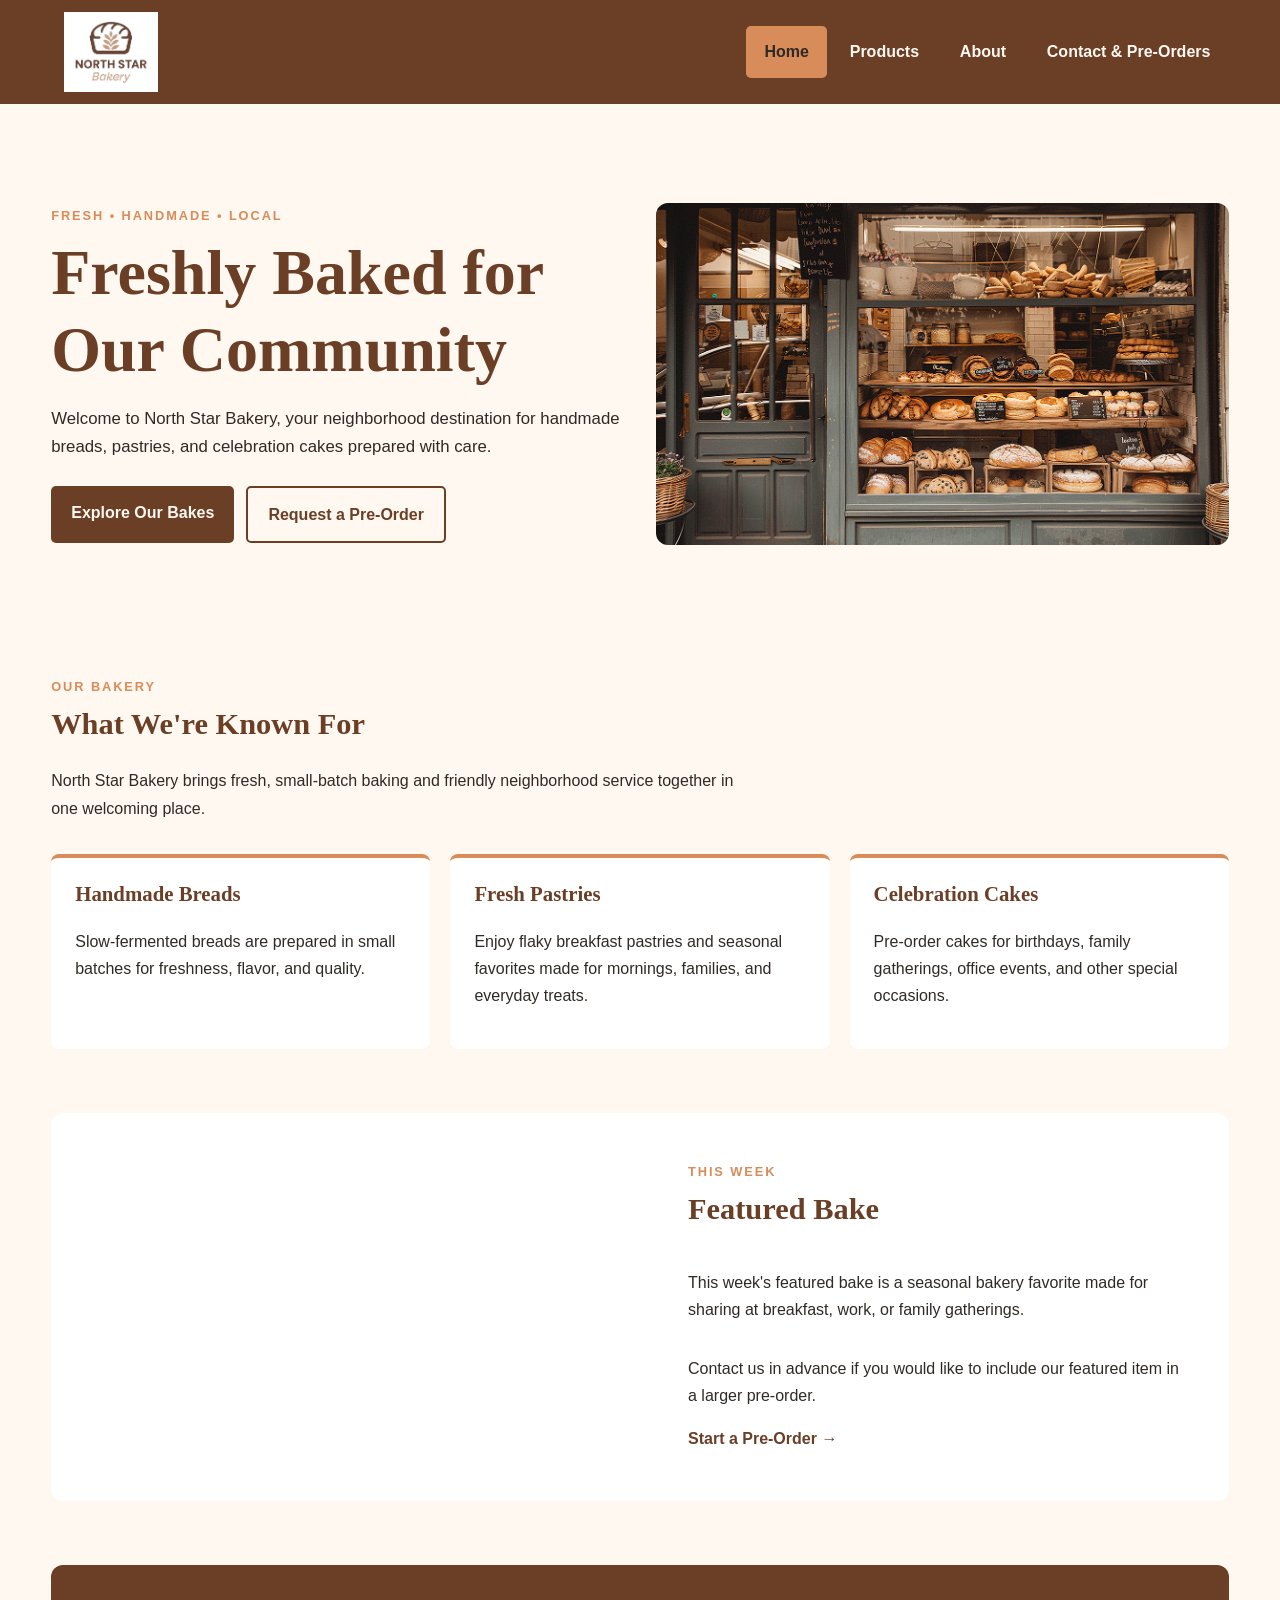
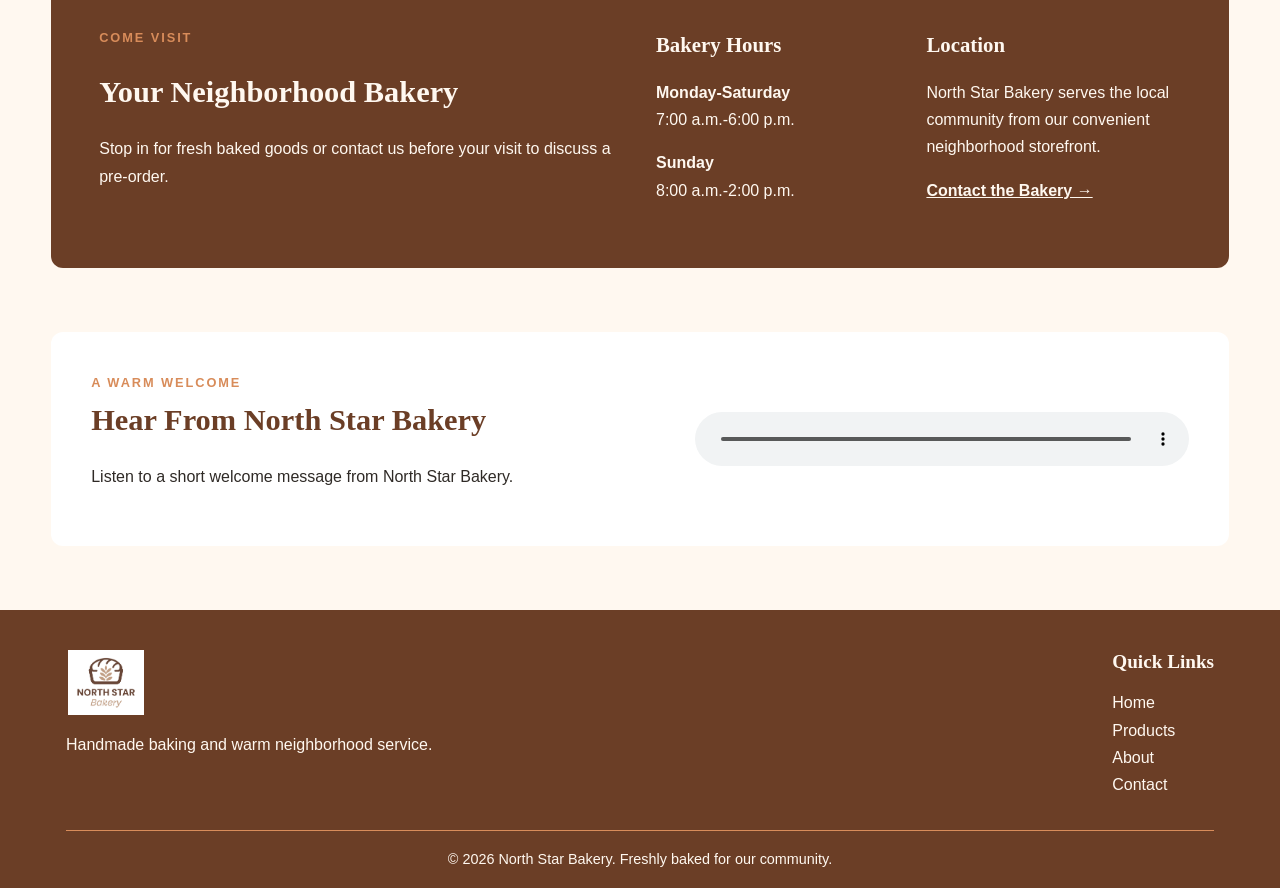
<file: index.html>
<!DOCTYPE html>
<html lang="en">

<head>
    <meta charset="UTF-8">
    <meta name="viewport"
          content="width=device-width, initial-scale=1.0">

    <title>North Star Bakery | Home</title>

    <link rel="stylesheet" href="styles.css">
</head>

<body>

    <header class="site-header">

        <div class="header-container">

            <a href="index.html"
               class="logo-link"
               aria-label="North Star Bakery home">

                <img class="logo"
                     src="bakery-logo_c.png"
                     alt="North Star Bakery logo">

            </a>

            <nav class="main-nav"
                 aria-label="Main navigation">

                <ul>
                    <li>
                        <a class="active"
                           href="index.html">
                            Home
                        </a>
                    </li>

                    <li>
                        <a href="products.html">
                            Products
                        </a>
                    </li>

                    <li>
                        <a href="about.html">
                            About
                        </a>
                    </li>

                    <li>
                        <a href="contact.html">
                            Contact &amp; Pre-Orders
                        </a>
                    </li>
                </ul>

            </nav>

        </div>

    </header>


    <main>

        <section class="hero">

            <div class="hero-content">

                <p class="eyebrow">
                    Fresh • Handmade • Local
                </p>

                <h1>
                    Freshly Baked for Our Community
                </h1>

                <p class="hero-text">
                    Welcome to North Star Bakery, your neighborhood
                    destination for handmade breads, pastries, and
                    celebration cakes prepared with care.
                </p>

                <div class="hero-actions">

                    <a class="button-primary"
                       href="products.html">
                        Explore Our Bakes
                    </a>

                    <a class="button-secondary"
                       href="contact.html">
                        Request a Pre-Order
                    </a>

                </div>

            </div>


            <div class="hero-image">

                <img src="bakery-storefront_c.png"
                     alt="Exterior storefront of North Star Bakery welcoming neighborhood customers">

            </div>

        </section>


        <section class="section-block">

            <div class="section-heading">

                <p class="eyebrow">
                    Our Bakery
                </p>

                <h2>
                    What We're Known For
                </h2>

                <p>
                    North Star Bakery brings fresh, small-batch
                    baking and friendly neighborhood service
                    together in one welcoming place.
                </p>

            </div>


            <div class="card-grid">

                <article class="card">

                    <h3>Handmade Breads</h3>

                    <p>
                        Slow-fermented breads are prepared in
                        small batches for freshness, flavor,
                        and quality.
                    </p>

                </article>


                <article class="card">

                    <h3>Fresh Pastries</h3>

                    <p>
                        Enjoy flaky breakfast pastries and
                        seasonal favorites made for mornings,
                        families, and everyday treats.
                    </p>

                </article>


                <article class="card">

                    <h3>Celebration Cakes</h3>

                    <p>
                        Pre-order cakes for birthdays, family
                        gatherings, office events, and other
                        special occasions.
                    </p>

                </article>

            </div>

        </section>


        <section class="split-section">

            <div class="split-image">

                <picture>

                    <source
                        media="(min-width: 800px)"
                        srcset="bakery-feature-large_c.png">

                    <img src="bakery-feature-small_c.png"
                         alt="Featured North Star Bakery item prepared fresh for this week's special">

                </picture>

            </div>


            <div class="split-content">

                <p class="eyebrow">
                    This Week
                </p>

                <h2>Featured Bake</h2>

                <p>
                    This week's featured bake is a seasonal
                    bakery favorite made for sharing at
                    breakfast, work, or family gatherings.
                </p>

                <p>
                    Contact us in advance if you would like
                    to include our featured item in a larger
                    pre-order.
                </p>

                <a class="text-link"
                   href="contact.html">
                    Start a Pre-Order →
                </a>

            </div>

        </section>


        <section class="visit-section">

            <div class="visit-heading">

                <p class="eyebrow light">
                    Come Visit
                </p>

                <h2>
                    Your Neighborhood Bakery
                </h2>

                <p>
                    Stop in for fresh baked goods or contact
                    us before your visit to discuss a pre-order.
                </p>

            </div>


            <div class="visit-grid">

                <article>

                    <h3>Bakery Hours</h3>

                    <p>
                        <strong>Monday-Saturday</strong><br>
                        7:00 a.m.-6:00 p.m.
                    </p>

                    <p>
                        <strong>Sunday</strong><br>
                        8:00 a.m.-2:00 p.m.
                    </p>

                </article>


                <article>

                    <h3>Location</h3>

                    <p>
                        North Star Bakery serves the local
                        community from our convenient
                        neighborhood storefront.
                    </p>

                    <a href="contact.html">
                        Contact the Bakery →
                    </a>

                </article>

            </div>

        </section>


        <section class="audio-section">

            <div>

                <p class="eyebrow">
                    A Warm Welcome
                </p>

                <h2>
                    Hear From North Star Bakery
                </h2>

                <p>
                    Listen to a short welcome message from
                    North Star Bakery.
                </p>

            </div>


            <audio controls>

                <source src="bakery-welcome_c.mp3"
                        type="audio/mpeg">

                Your browser does not support the audio element.
                Please contact North Star Bakery if you would
                like the welcome message in another format.

            </audio>

        </section>

    </main>


    <footer class="site-footer">

        <div class="footer-container">

            <div class="footer-brand">

                <img class="footer-logo"
                     src="bakery-logo_c.png"
                     alt="North Star Bakery logo">

                <p>
                    Handmade baking and warm neighborhood service.
                </p>

            </div>


            <div class="footer-links">

                <h2>Quick Links</h2>

                <ul>
                    <li>
                        <a href="index.html">Home</a>
                    </li>

                    <li>
                        <a href="products.html">Products</a>
                    </li>

                    <li>
                        <a href="about.html">About</a>
                    </li>

                    <li>
                        <a href="contact.html">Contact</a>
                    </li>
                </ul>

            </div>

        </div>


        <p class="copyright">
            &copy; 2026 North Star Bakery.
            Freshly baked for our community.
        </p>

    </footer>

</body>
</html>
</file>
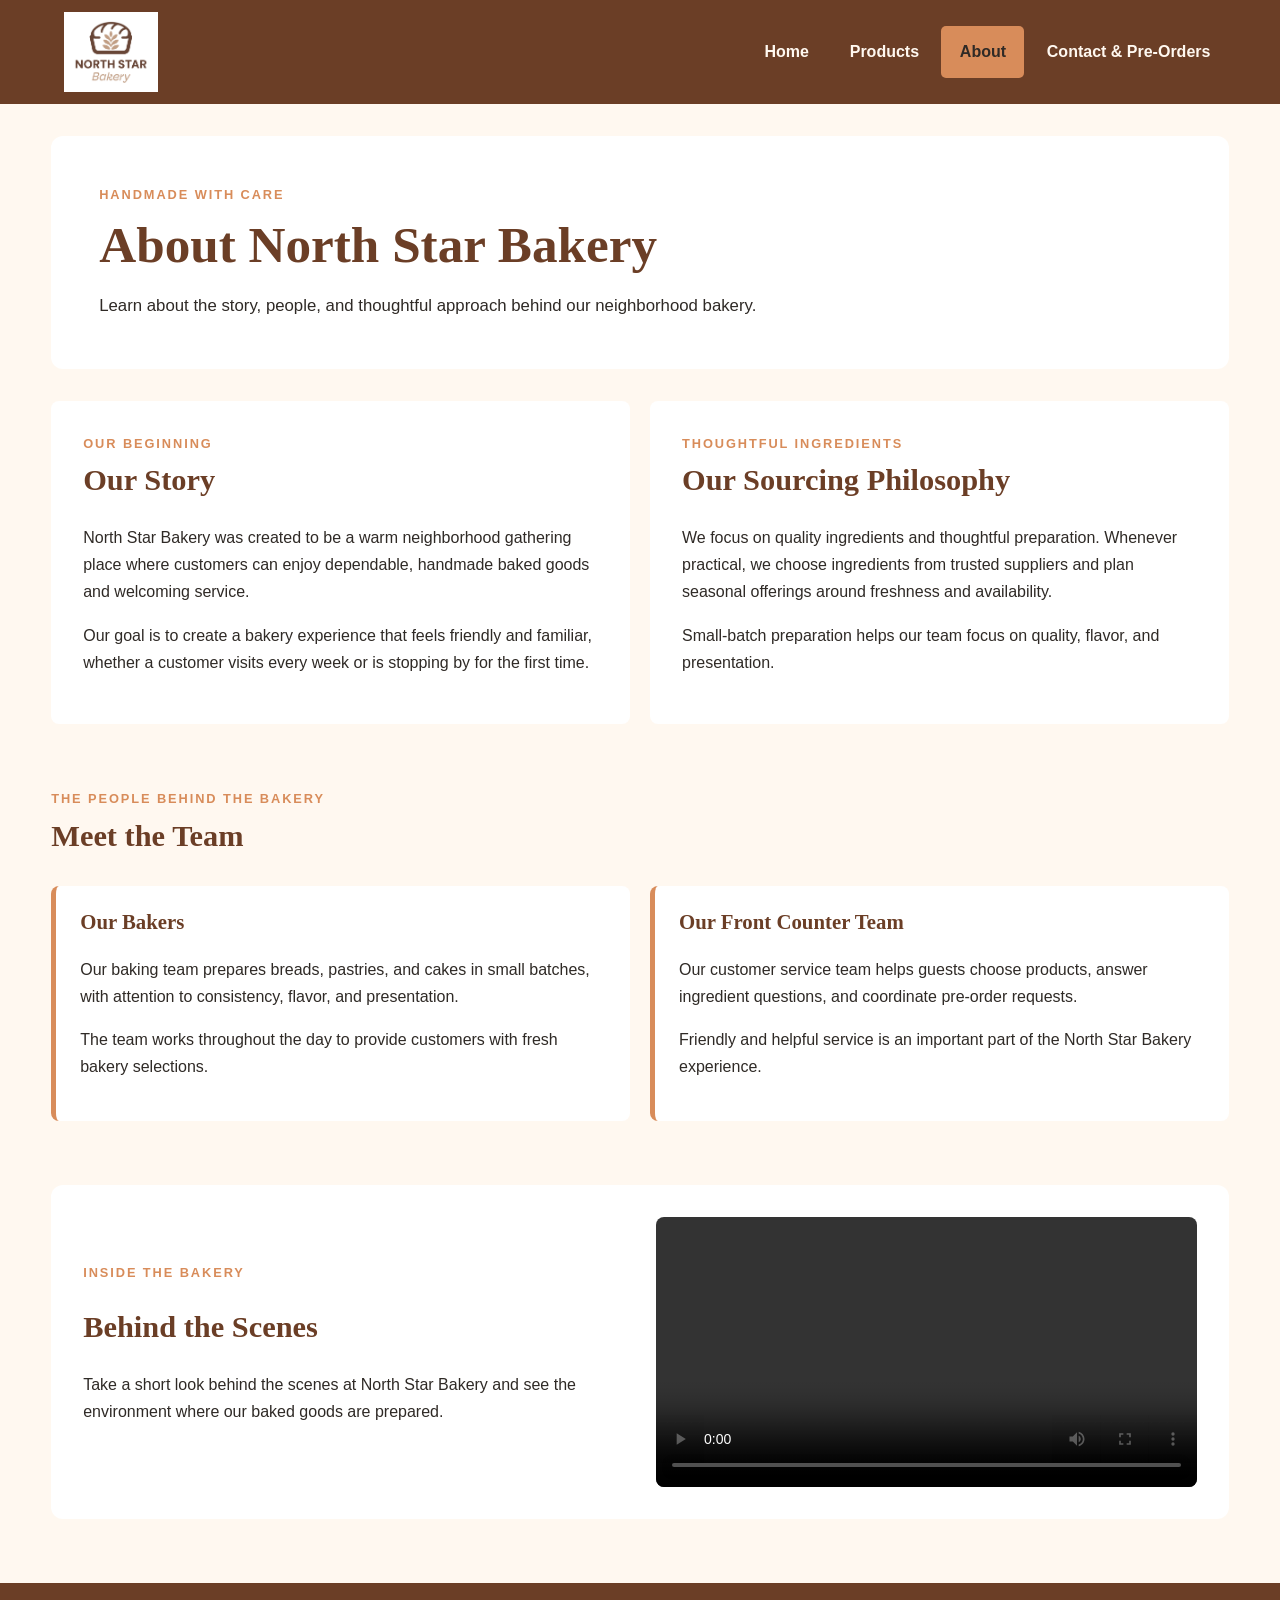
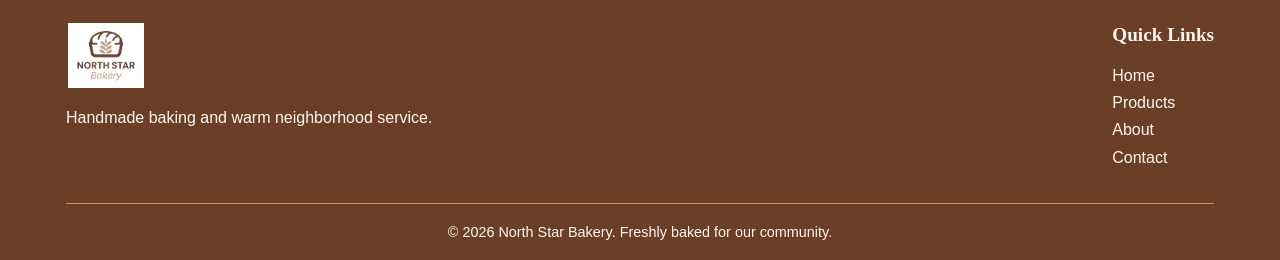
<file: about.html>
<!DOCTYPE html>
<html lang="en">

<head>
    <meta charset="UTF-8">
    <meta name="viewport"
          content="width=device-width, initial-scale=1.0">

    <title>North Star Bakery | About</title>

    <link rel="stylesheet" href="styles.css">
</head>

<body>

    <header class="site-header">

        <div class="header-container">

            <a href="index.html"
               class="logo-link"
               aria-label="North Star Bakery home">

                <img class="logo"
                     src="bakery-logo_c.png"
                     alt="North Star Bakery logo">

            </a>

            <nav class="main-nav"
                 aria-label="Main navigation">

                <ul>
                    <li>
                        <a href="index.html">
                            Home
                        </a>
                    </li>

                    <li>
                        <a href="products.html">
                            Products
                        </a>
                    </li>

                    <li>
                        <a class="active"
                           href="about.html">
                            About
                        </a>
                    </li>

                    <li>
                        <a href="contact.html">
                            Contact &amp; Pre-Orders
                        </a>
                    </li>
                </ul>

            </nav>

        </div>

    </header>


    <main>

        <section class="page-hero">

            <p class="eyebrow">
                Handmade With Care
            </p>

            <h1>
                About North Star Bakery
            </h1>

            <p>
                Learn about the story, people, and
                thoughtful approach behind our
                neighborhood bakery.
            </p>

        </section>


        <section class="about-story">

            <div>

                <p class="eyebrow">
                    Our Beginning
                </p>

                <h2>Our Story</h2>

                <p>
                    North Star Bakery was created to be
                    a warm neighborhood gathering place
                    where customers can enjoy dependable,
                    handmade baked goods and welcoming
                    service.
                </p>

                <p>
                    Our goal is to create a bakery experience
                    that feels friendly and familiar, whether
                    a customer visits every week or is
                    stopping by for the first time.
                </p>

            </div>


            <div>

                <p class="eyebrow">
                    Thoughtful Ingredients
                </p>

                <h2>
                    Our Sourcing Philosophy
                </h2>

                <p>
                    We focus on quality ingredients and
                    thoughtful preparation. Whenever
                    practical, we choose ingredients from
                    trusted suppliers and plan seasonal
                    offerings around freshness and
                    availability.
                </p>

                <p>
                    Small-batch preparation helps our team
                    focus on quality, flavor, and presentation.
                </p>

            </div>

        </section>


        <section class="section-block">

            <div class="section-heading">

                <p class="eyebrow">
                    The People Behind the Bakery
                </p>

                <h2>
                    Meet the Team
                </h2>

            </div>


            <div class="team-grid">

                <article class="team-card">

                    <h3>Our Bakers</h3>

                    <p>
                        Our baking team prepares breads,
                        pastries, and cakes in small batches,
                        with attention to consistency,
                        flavor, and presentation.
                    </p>

                    <p>
                        The team works throughout the day
                        to provide customers with fresh
                        bakery selections.
                    </p>

                </article>


                <article class="team-card">

                    <h3>
                        Our Front Counter Team
                    </h3>

                    <p>
                        Our customer service team helps
                        guests choose products, answer
                        ingredient questions, and coordinate
                        pre-order requests.
                    </p>

                    <p>
                        Friendly and helpful service is an
                        important part of the North Star
                        Bakery experience.
                    </p>

                </article>

            </div>

        </section>


        <section class="video-section">

            <div class="video-text">

                <p class="eyebrow">
                    Inside the Bakery
                </p>

                <h2>
                    Behind the Scenes
                </h2>

                <p>
                    Take a short look behind the scenes
                    at North Star Bakery and see the
                    environment where our baked goods
                    are prepared.
                </p>

            </div>


            <div class="video-container">

                <video controls>

                    <source
                        src="bakery-behind-scenes_c.mp4"
                        type="video/mp4">

                    Your browser does not support the video
                    element. Please contact North Star Bakery
                    for information about our baking process.

                </video>

            </div>

        </section>

    </main>


    <footer class="site-footer">

        <div class="footer-container">

            <div class="footer-brand">

                <img class="footer-logo"
                     src="bakery-logo_c.png"
                     alt="North Star Bakery logo">

                <p>
                    Handmade baking and warm neighborhood service.
                </p>

            </div>


            <div class="footer-links">

                <h2>Quick Links</h2>

                <ul>
                    <li>
                        <a href="index.html">Home</a>
                    </li>

                    <li>
                        <a href="products.html">Products</a>
                    </li>

                    <li>
                        <a href="about.html">About</a>
                    </li>

                    <li>
                        <a href="contact.html">Contact</a>
                    </li>
                </ul>

            </div>

        </div>


        <p class="copyright">
            &copy; 2026 North Star Bakery.
            Freshly baked for our community.
        </p>

    </footer>

</body>
</html>
</file>
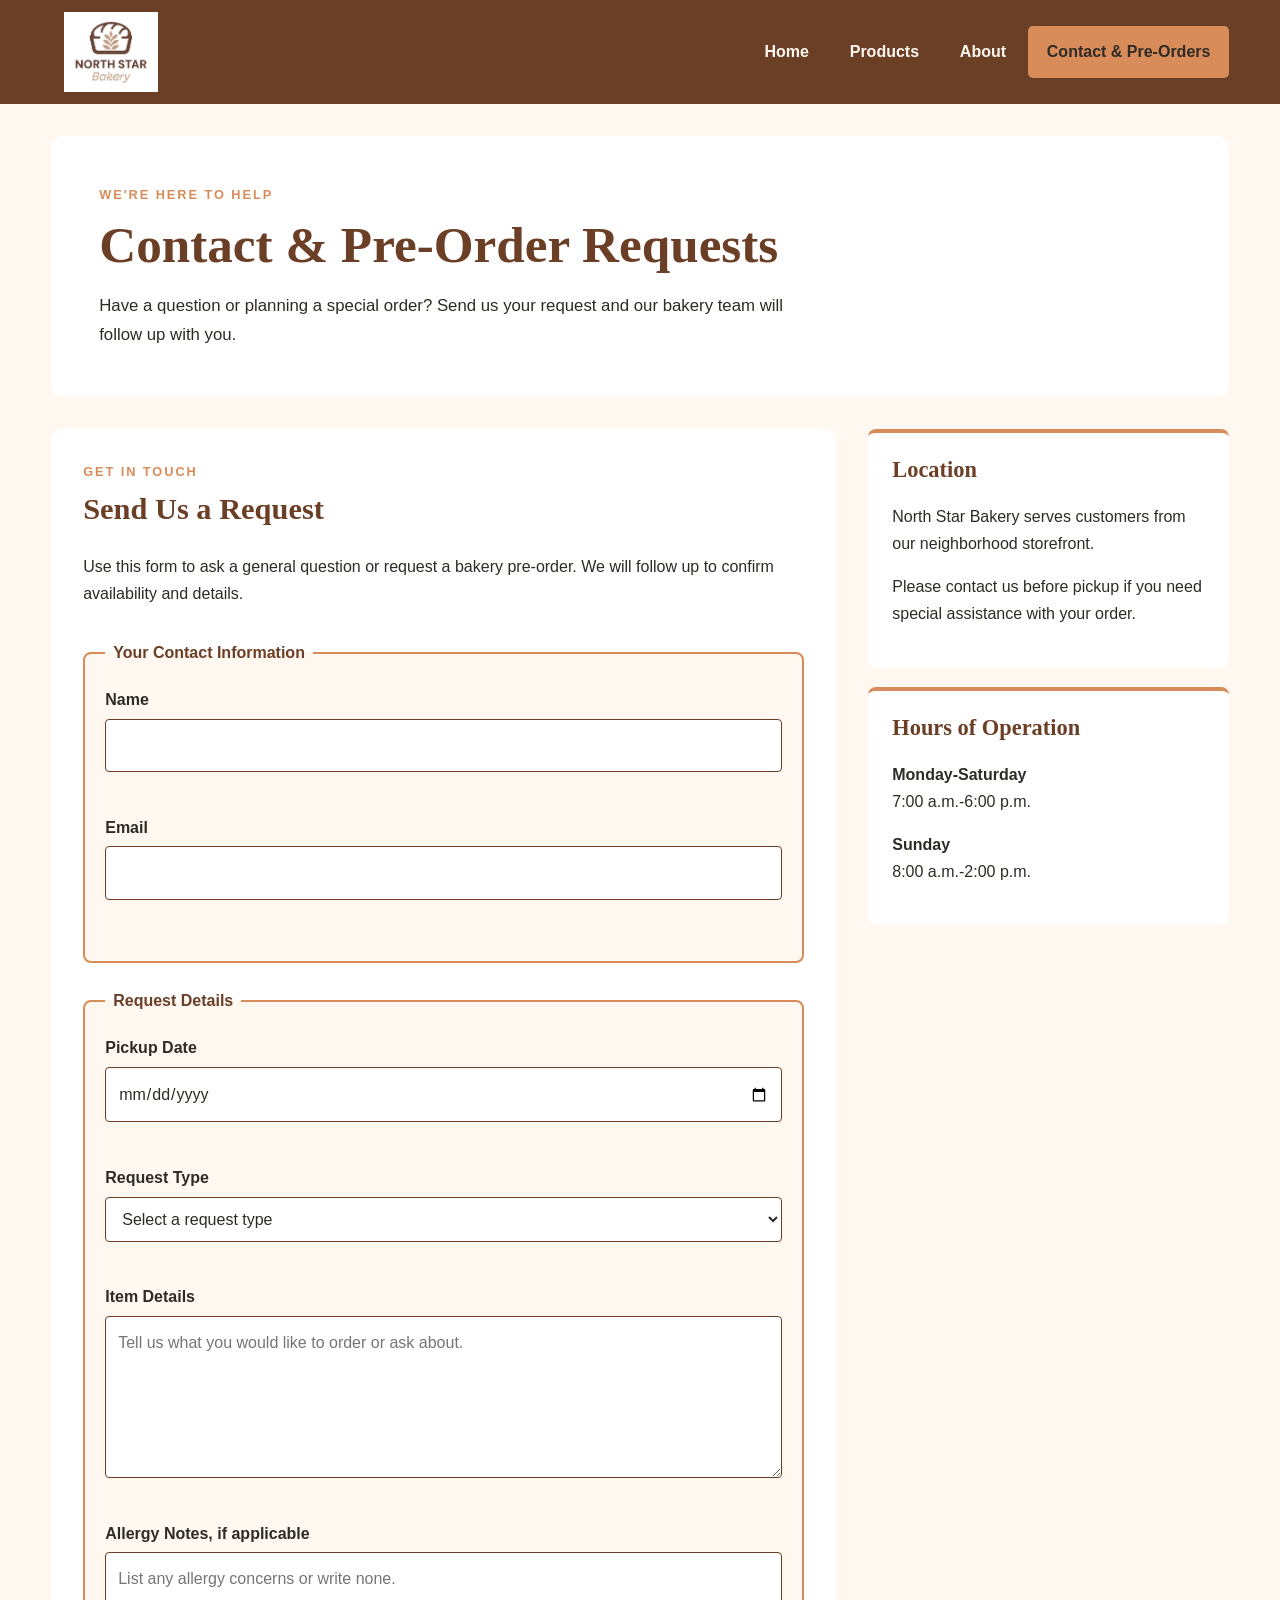
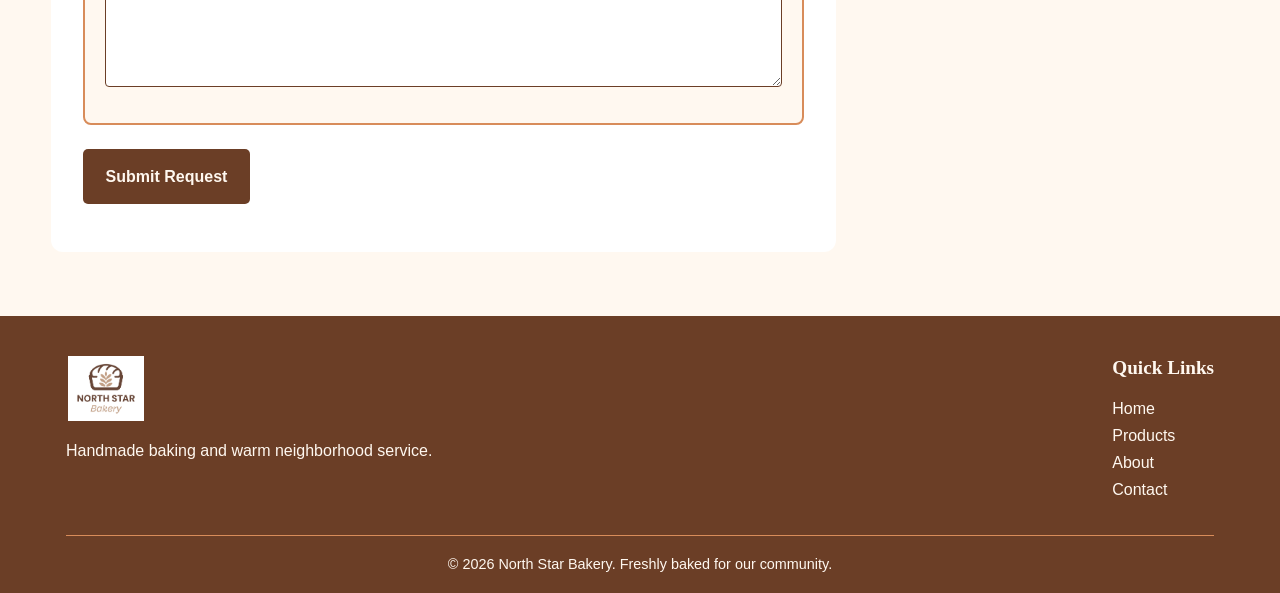
<file: contact.html>
<!DOCTYPE html>
<html lang="en">

<head>
    <meta charset="UTF-8">
    <meta name="viewport"
          content="width=device-width, initial-scale=1.0">

    <title>
        North Star Bakery | Contact and Pre-Orders
    </title>

    <link rel="stylesheet" href="styles.css">
</head>

<body>

    <header class="site-header">

        <div class="header-container">

            <a href="index.html"
               class="logo-link"
               aria-label="North Star Bakery home">

                <img class="logo"
                     src="bakery-logo_c.png"
                     alt="North Star Bakery logo">

            </a>

            <nav class="main-nav"
                 aria-label="Main navigation">

                <ul>
                    <li>
                        <a href="index.html">
                            Home
                        </a>
                    </li>

                    <li>
                        <a href="products.html">
                            Products
                        </a>
                    </li>

                    <li>
                        <a href="about.html">
                            About
                        </a>
                    </li>

                    <li>
                        <a class="active"
                           href="contact.html">
                            Contact &amp; Pre-Orders
                        </a>
                    </li>
                </ul>

            </nav>

        </div>

    </header>


    <main>

        <section class="page-hero">

            <p class="eyebrow">
                We're Here to Help
            </p>

            <h1>
                Contact &amp; Pre-Order Requests
            </h1>

            <p>
                Have a question or planning a special
                order? Send us your request and our
                bakery team will follow up with you.
            </p>

        </section>


        <section class="contact-layout">

            <div class="form-section">

                <p class="eyebrow">
                    Get in Touch
                </p>

                <h2>
                    Send Us a Request
                </h2>

                <p>
                    Use this form to ask a general question
                    or request a bakery pre-order. We will
                    follow up to confirm availability and
                    details.
                </p>


                <form
                    id="preorder-form"
                    action="#"
                    method="post"
                    novalidate>

                    <fieldset>

                        <legend>
                            Your Contact Information
                        </legend>


                        <div class="form-group">

                            <label for="name">
                                Name
                            </label>

                            <input
                                type="text"
                                id="name"
                                name="name"
                                minlength="2"
                                required>

                                <p
                                    class="error-message"
                                    id="name-error"
                                    aria-live="polite">
                                </p>

                        </div>


                        <div class="form-group">

                            <label for="email">
                                Email
                            </label>

                            <input
                                type="email"
                                id="email"
                                name="email"
                                required>

                                <p
                                    class="error-message"
                                    id="email-error"
                                    aria-live="polite">
                                </p>

                        </div>

                    </fieldset>


                    <fieldset>

                        <legend>
                            Request Details
                        </legend>


                        <div class="form-group">

                            <label for="pickup-date">
                                Pickup Date
                            </label>

                            <input
                                type="date"
                                id="pickup-date"
                                name="pickup-date"
                                required>

                                <p
                                    class="error-message"
                                    id="pickup-date-error"
                                    aria-live="polite">
                                </p>

                        </div>


                        <div class="form-group">

                            <label for="request-type">
                                Request Type
                            </label>

                            <select
                                id="request-type"
                                name="request-type"
                                required>

                                <option value="">
                                    Select a request type
                                </option>

                                <option value="pre-order">
                                    Pre-order
                                </option>

                                <option value="general-question">
                                    General question
                                </option>

                            </select>

                            <p
                                class="error-message"
                                id="request-type-error"
                                aria-live="polite">
                            </p>

                        </div>


                        <div class="form-group">

                            <label for="item-details">
                                Item Details
                            </label>

                            <textarea
                                id="item-details"
                                name="item-details"
                                rows="5"
                                minlength="5"
                                placeholder="Tell us what you would like to order or ask about."
                                required></textarea>

                                <p
                                    class="error-message"
                                    id="item-details-error"
                                    aria-live="polite">
                                </p>

                        </div>


                        <div class="form-group">

                            <label for="allergy-notes">
                                Allergy Notes, if applicable
                            </label>

                            <textarea
                                id="allergy-notes"
                                name="allergy-notes"
                                rows="4"
                                placeholder="List any allergy concerns or write none."></textarea>

                        </div>

                    </fieldset>


                    <button type="submit">
                        Submit Request
                    </button>

                    <p
                        id="form-success"
                        class="success-message"
                        aria-live="polite">
                    </p>

                </form>

            </div>


            <aside class="contact-info">

                <div class="contact-card">

                    <h2>Location</h2>

                    <p>
                        North Star Bakery serves customers
                        from our neighborhood storefront.
                    </p>

                    <p>
                        Please contact us before pickup if
                        you need special assistance with
                        your order.
                    </p>

                </div>


                <div class="contact-card">

                    <h2>
                        Hours of Operation
                    </h2>

                    <p>
                        <strong>Monday-Saturday</strong><br>
                        7:00 a.m.-6:00 p.m.
                    </p>

                    <p>
                        <strong>Sunday</strong><br>
                        8:00 a.m.-2:00 p.m.
                    </p>

                </div>

            </aside>

        </section>

    </main>


    <footer class="site-footer">

        <div class="footer-container">

            <div class="footer-brand">

                <img class="footer-logo"
                     src="bakery-logo_c.png"
                     alt="North Star Bakery logo">

                <p>
                    Handmade baking and warm neighborhood service.
                </p>

            </div>


            <div class="footer-links">

                <h2>Quick Links</h2>

                <ul>
                    <li>
                        <a href="index.html">Home</a>
                    </li>

                    <li>
                        <a href="products.html">Products</a>
                    </li>

                    <li>
                        <a href="about.html">About</a>
                    </li>

                    <li>
                        <a href="contact.html">Contact</a>
                    </li>
                </ul>

            </div>

        </div>


        <p class="copyright">
            &copy; 2026 North Star Bakery.
            Freshly baked for our community.
        </p>

    </footer>

    <script src="script.js"></script>

</body>
</html>
</file>
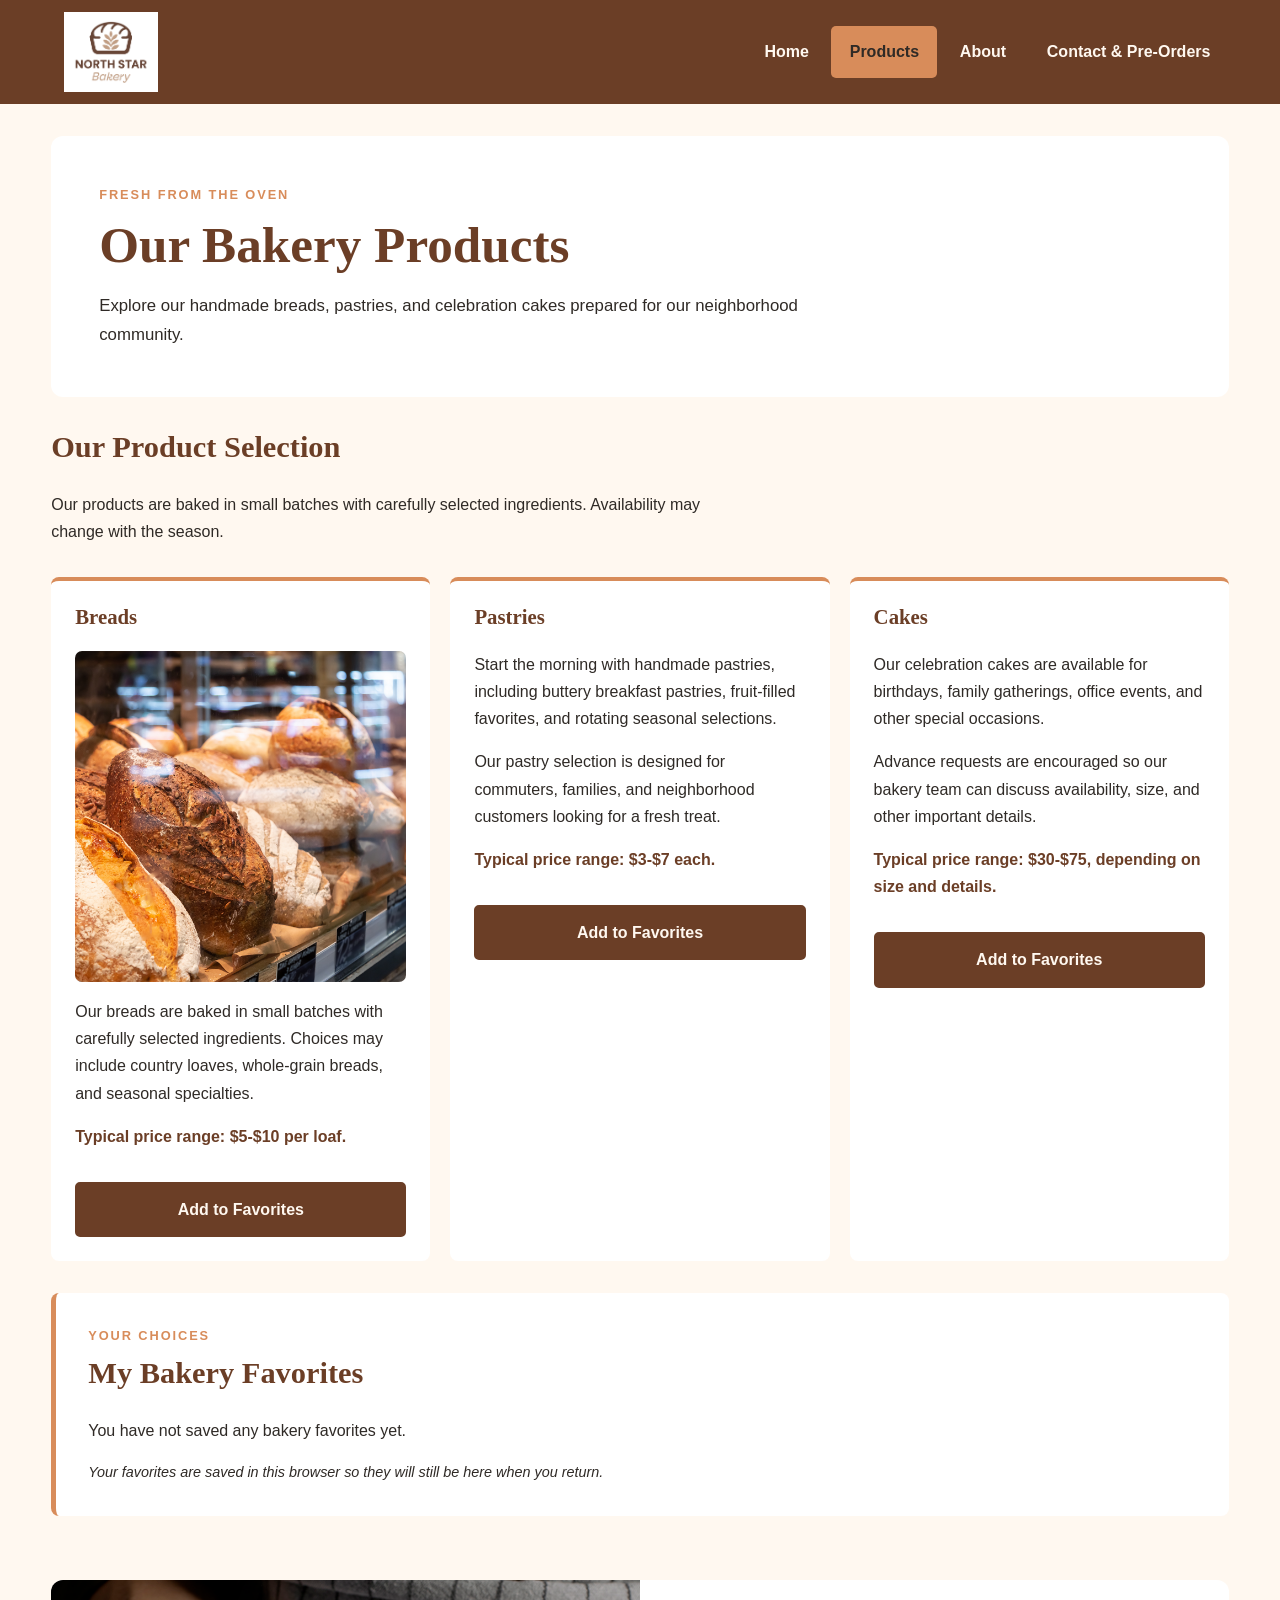
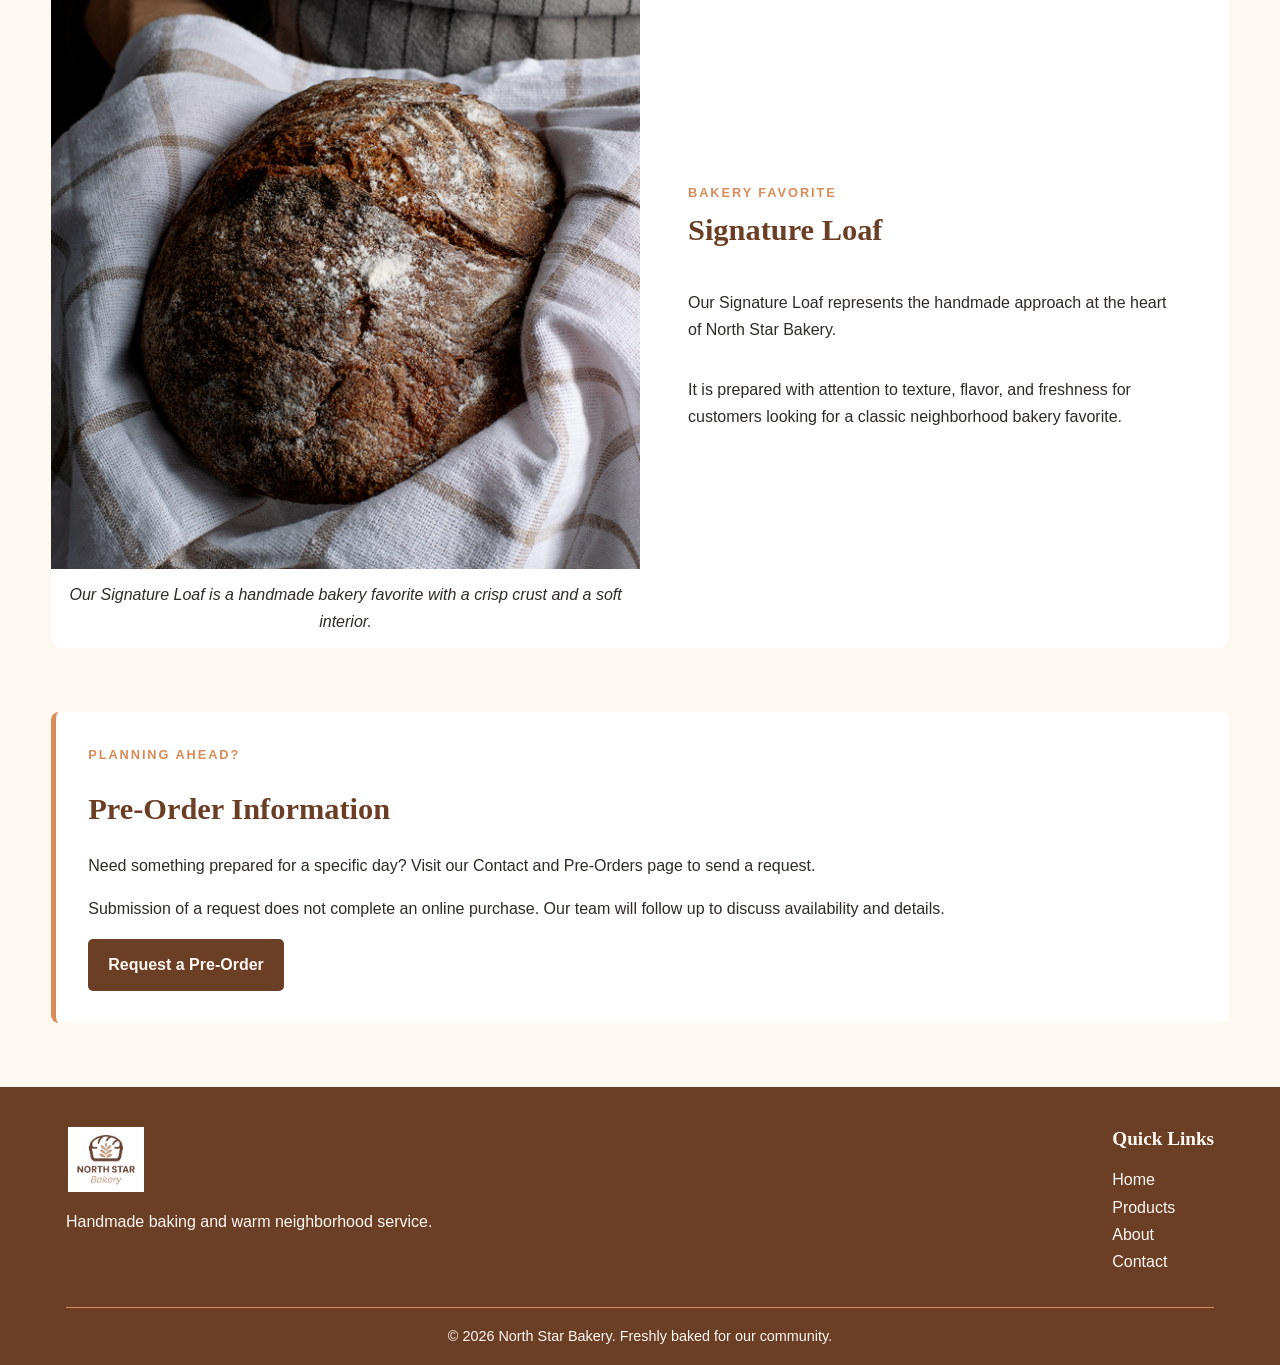
<file: products.html>
<!DOCTYPE html>
<html lang="en">

<head>
    <meta charset="UTF-8">
    <meta name="viewport"
          content="width=device-width, initial-scale=1.0">

    <title>North Star Bakery | Products</title>

    <link rel="stylesheet" href="styles.css">
</head>

<body>

    <header class="site-header">

        <div class="header-container">

            <a href="index.html"
               class="logo-link"
               aria-label="North Star Bakery home">

                <img class="logo"
                     src="bakery-logo_c.png"
                     alt="North Star Bakery logo">

            </a>

            <nav class="main-nav"
                 aria-label="Main navigation">

                <ul>
                    <li>
                        <a href="index.html">
                            Home
                        </a>
                    </li>

                    <li>
                        <a class="active"
                           href="products.html">
                            Products
                        </a>
                    </li>

                    <li>
                        <a href="about.html">
                            About
                        </a>
                    </li>

                    <li>
                        <a href="contact.html">
                            Contact &amp; Pre-Orders
                        </a>
                    </li>
                </ul>

            </nav>

        </div>

    </header>


    <main>

        <section class="page-hero">

            <p class="eyebrow">
                Fresh From the Oven
            </p>

            <h1>
                Our Bakery Products
            </h1>

            <p>
                Explore our handmade breads, pastries,
                and celebration cakes prepared for our
                neighborhood community.
            </p>

        </section>


        <section class="section-block">

            <div class="section-heading">

                <h2>
                    Our Product Selection
                </h2>

                <p>
                    Our products are baked in small batches
                    with carefully selected ingredients.
                    Availability may change with the season.
                </p>

            </div>


            <div class="product-grid">

                <article class="product-card">

                    <h3>Breads</h3>

                    <img src="bakery-bread_c.png"
                         alt="Assortment of freshly baked artisan bread from North Star Bakery">

                    <p>
                        Our breads are baked in small batches
                        with carefully selected ingredients.
                        Choices may include country loaves,
                        whole-grain breads, and seasonal
                        specialties.
                    </p>

                    <p class="price">
                        Typical price range:
                        $5-$10 per loaf.
                    </p>

                    <button
                        type="button"
                        class="favorite-button"
                        data-product="bread"
                        aria-pressed="false">
                        Add to Favorites
                    </button>

                </article>


                <article class="product-card">

                    <h3>Pastries</h3>

                    <p>
                        Start the morning with handmade pastries,
                        including buttery breakfast pastries,
                        fruit-filled favorites, and rotating
                        seasonal selections.
                    </p>

                    <p>
                        Our pastry selection is designed for
                        commuters, families, and neighborhood
                        customers looking for a fresh treat.
                    </p>

                    <p class="price">
                        Typical price range:
                        $3-$7 each.
                    </p>

                    <button
                        type="button"
                        class="favorite-button"
                        data-product="pastries"
                        aria-pressed="false">
                        Add to Favorites
                    </button>

                </article>


                <article class="product-card">

                    <h3>Cakes</h3>

                    <p>
                        Our celebration cakes are available
                        for birthdays, family gatherings,
                        office events, and other special
                        occasions.
                    </p>

                    <p>
                        Advance requests are encouraged so
                        our bakery team can discuss availability,
                        size, and other important details.
                    </p>

                    <p class="price">
                        Typical price range:
                        $30-$75, depending on size and details.
                    </p>

                    <button
                        type="button"
                        class="favorite-button"
                        data-product="cakes"
                        aria-pressed="false">
                        Add to Favorites
                    </button>

                </article>

            </div>

            <div class="favorites-panel">

                <p class="eyebrow">
                    Your Choices
                </p>

                <h2>
                    My Bakery Favorites
                </h2>

                <p id="favorites-message">
                    You have not saved any bakery favorites yet.
                </p>

                <ul id="favorites-list"></ul>

                <p class="storage-note">
                    Your favorites are saved in this browser
                    so they will still be here when you return.
                </p>

            </div>

        </section>


        <section class="split-section signature-section">

            <div class="split-image">

                <figure>

                    <img src="bakery-signature-loaf_c.png"
                         alt="North Star Bakery signature artisan loaf with a golden baked crust">

                    <figcaption>
                        Our Signature Loaf is a handmade
                        bakery favorite with a crisp crust
                        and a soft interior.
                    </figcaption>

                </figure>

            </div>


            <div class="split-content">

                <p class="eyebrow">
                    Bakery Favorite
                </p>

                <h2>
                    Signature Loaf
                </h2>

                <p>
                    Our Signature Loaf represents the
                    handmade approach at the heart of
                    North Star Bakery.
                </p>

                <p>
                    It is prepared with attention to
                    texture, flavor, and freshness for
                    customers looking for a classic
                    neighborhood bakery favorite.
                </p>

            </div>

        </section>


        <section class="preorder-section">

            <p class="eyebrow">
                Planning Ahead?
            </p>

            <h2>
                Pre-Order Information
            </h2>

            <p>
                Need something prepared for a specific day?
                Visit our Contact and Pre-Orders page to
                send a request.
            </p>

            <p>
                Submission of a request does not complete
                an online purchase. Our team will follow up
                to discuss availability and details.
            </p>

            <a class="button-primary"
               href="contact.html">
                Request a Pre-Order
            </a>

        </section>

    </main>


    <footer class="site-footer">

        <div class="footer-container">

            <div class="footer-brand">

                <img class="footer-logo"
                     src="bakery-logo_c.png"
                     alt="North Star Bakery logo">

                <p>
                    Handmade baking and warm neighborhood service.
                </p>

            </div>


            <div class="footer-links">

                <h2>Quick Links</h2>

                <ul>
                    <li>
                        <a href="index.html">Home</a>
                    </li>

                    <li>
                        <a href="products.html">Products</a>
                    </li>

                    <li>
                        <a href="about.html">About</a>
                    </li>

                    <li>
                        <a href="contact.html">Contact</a>
                    </li>
                </ul>

            </div>

        </div>


        <p class="copyright">
            &copy; 2026 North Star Bakery.
            Freshly baked for our community.
        </p>

    </footer>

    <script src="script.js"></script>

</body>
</html>
</file>
<file: styles.css>
/*
    North Star Bakery
    Touchstone 3
    Visual Design and Responsive Layout
*/


/* ========================================
   GLOBAL
   ======================================== */

* {
    box-sizing: border-box;
}

html {
    scroll-behavior: smooth;
}

body {
    margin: 0;

    background-color: #FFF8F0;
    color: #2F2A26;

    font-family: Arial, Helvetica, sans-serif;
    font-size: 1rem;
    line-height: 1.7;
}

img {
    display: block;
    max-width: 100%;
    height: auto;
}

h1,
h2,
h3 {
    font-family: Georgia, "Times New Roman", serif;
    line-height: 1.2;
}

h1,
h2,
h3 {
    color: #6B3E26;
}

h2 {
    font-size: 1.9rem;
}

h3 {
    font-size: 1.3rem;
}

a {
    color: inherit;
}


/* ========================================
   HEADER
   ======================================== */

.site-header {
    width: 100%;

    background-color: #6B3E26;
    color: #FFF8F0;
}

.header-container {
    width: 92%;
    max-width: 1180px;

    margin: 0 auto;
    padding: 0.75rem 0;

    display: flex;
    flex-direction: column;
    align-items: center;

    gap: 1rem;
}

.logo-link {
    display: block;
}

.logo {
    width: 90px;
    height: 70px;

    object-fit: contain;
}


/* ========================================
   NAVIGATION
   ======================================== */

.main-nav {
    width: 100%;
}

.main-nav ul {
    margin: 0;
    padding: 0;

    display: flex;
    flex-direction: column;

    gap: 0.4rem;

    list-style: none;
}

.main-nav a {
    display: block;

    padding: 0.7rem 1rem;

    color: #FFF8F0;

    border-radius: 5px;

    text-align: center;
    text-decoration: none;
    font-weight: bold;
}

.main-nav a:hover,
.main-nav a:focus,
.main-nav a.active {
    background-color: #D88C5A;
    color: #2F2A26;
}


/* ========================================
   MAIN
   ======================================== */

main {
    width: 92%;
    max-width: 1180px;

    margin: 0 auto;
}


/* ========================================
   EYEBROW TEXT
   ======================================== */

.eyebrow {
    margin: 0 0 0.5rem;

    color: #D88C5A;

    font-size: 0.8rem;
    font-weight: bold;

    letter-spacing: 0.12rem;
    text-transform: uppercase;
}

.eyebrow.light {
    color: #D88C5A;
}


/* ========================================
   HOME HERO
   ======================================== */

.hero {
    padding: 2.5rem 0;

    display: flex;
    flex-direction: column;

    gap: 2rem;
}

.hero-content {
    display: flex;
    flex-direction: column;
    justify-content: center;
}

.hero h1 {
    max-width: 650px;

    margin: 0 0 1rem;

    font-size: 2.7rem;
}

.hero-text {
    max-width: 620px;

    margin: 0 0 1.5rem;

    font-size: 1.05rem;
}

.hero-image img {
    width: 100%;

    border-radius: 12px;
}

.hero-actions {
    display: flex;
    flex-direction: column;

    gap: 0.75rem;
}


/* ========================================
   BUTTONS
   ======================================== */

.button-primary,
.button-secondary {
    display: inline-block;

    padding: 0.8rem 1.25rem;

    border-radius: 5px;

    text-align: center;
    text-decoration: none;
    font-weight: bold;
}

.button-primary {
    background-color: #6B3E26;
    color: #FFF8F0;
}

.button-primary:hover,
.button-primary:focus {
    background-color: #D88C5A;
    color: #2F2A26;
}

.button-secondary {
    border: 2px solid #6B3E26;

    color: #6B3E26;
}

.button-secondary:hover,
.button-secondary:focus {
    background-color: #6B3E26;
    color: #FFF8F0;
}

.text-link {
    color: #6B3E26;

    font-weight: bold;
    text-decoration: none;
}

.text-link:hover,
.text-link:focus {
    text-decoration: underline;
}


/* ========================================
   INNER PAGE HERO
   ======================================== */

.page-hero {
    margin: 2rem 0;
    padding: 2.5rem;

    background-color: #FFFFFF;

    border-radius: 12px;
}

.page-hero h1 {
    max-width: 760px;

    margin: 0 0 1rem;

    font-size: 2.5rem;
}

.page-hero > p:last-child {
    max-width: 720px;

    margin-bottom: 0;

    font-size: 1.05rem;
}


/* ========================================
   GENERAL SECTIONS
   ======================================== */

.section-block {
    margin: 2rem 0 4rem;
}

.section-heading {
    max-width: 700px;

    margin-bottom: 2rem;
}

.section-heading h2 {
    margin-top: 0;
}

.card-grid {
    display: flex;
    flex-direction: column;

    gap: 1.25rem;
}

.card {
    flex: 1;

    padding: 1.5rem;

    background-color: #FFFFFF;

    border-top: 4px solid #D88C5A;
    border-radius: 8px;
}

.card h3 {
    margin-top: 0;
}


/* ========================================
   SPLIT SECTIONS
   ======================================== */

.split-section {
    margin: 2rem 0 4rem;

    display: flex;
    flex-direction: column;

    background-color: #FFFFFF;

    border-radius: 12px;

    overflow: hidden;
}

.split-image img {
    width: 100%;
}

.split-content {
    padding: 2rem;
}

.split-content h2 {
    margin-top: 0;
}


/* ========================================
   HOME VISIT SECTION
   ======================================== */

.visit-section {
    margin: 2rem 0 4rem;
    padding: 2rem;

    display: flex;
    flex-direction: column;

    gap: 2rem;

    background-color: #6B3E26;
    color: #FFF8F0;

    border-radius: 12px;
}

.visit-section h2,
.visit-section h3 {
    color: #FFF8F0;
}

.visit-grid {
    display: flex;
    flex-direction: column;

    gap: 1rem;
}

.visit-grid article {
    flex: 1;
}

.visit-grid a {
    color: #FFF8F0;

    font-weight: bold;
}


/* ========================================
   AUDIO SECTION
   ======================================== */

.audio-section {
    margin: 2rem 0 4rem;
    padding: 2rem;

    display: flex;
    flex-direction: column;

    gap: 1.5rem;

    background-color: #FFFFFF;

    border-radius: 12px;
}

.audio-section h2 {
    margin-top: 0;
}

audio {
    width: 100%;
    max-width: 600px;
}


/* ========================================
   PRODUCTS
   ======================================== */

.product-grid {
    display: flex;
    flex-direction: column;

    gap: 1.25rem;
}

.product-card {
    flex: 1;

    padding: 1.5rem;

    background-color: #FFFFFF;

    border-top: 4px solid #D88C5A;
    border-radius: 8px;
}

.product-card h3 {
    margin-top: 0;
}

.product-card img {
    width: 100%;

    margin-bottom: 1rem;

    border-radius: 7px;
}

.price {
    color: #6B3E26;

    font-weight: bold;
}

.signature-section figure {
    margin: 0;
}

.signature-section figcaption {
    padding: 0.75rem 1rem;

    font-style: italic;
    text-align: center;
}

.preorder-section {
    margin: 2rem 0 4rem;
    padding: 2rem;

    background-color: #FFFFFF;

    border-left: 5px solid #D88C5A;
    border-radius: 8px;
}


/* ========================================
   ABOUT PAGE
   ======================================== */

.about-story {
    margin: 2rem 0 4rem;

    display: flex;
    flex-direction: column;

    gap: 1.25rem;
}

.about-story > div {
    flex: 1;

    padding: 2rem;

    background-color: #FFFFFF;

    border-radius: 8px;
}

.about-story h2 {
    margin-top: 0;
}

.team-grid {
    display: flex;
    flex-direction: column;

    gap: 1.25rem;
}

.team-card {
    flex: 1;

    padding: 1.5rem;

    background-color: #FFFFFF;

    border-left: 5px solid #D88C5A;
    border-radius: 8px;
}

.team-card h3 {
    margin-top: 0;
}

.video-section {
    margin: 2rem 0 4rem;
    padding: 2rem;

    display: flex;
    flex-direction: column;

    gap: 2rem;

    background-color: #FFFFFF;

    border-radius: 12px;
}

.video-text {
    flex: 1;
}

.video-container {
    flex: 1;
}

video {
    display: block;

    width: 100%;
    height: auto;

    border-radius: 8px;
}


/* ========================================
   CONTACT PAGE
   ======================================== */

.contact-layout {
    margin: 2rem 0 4rem;

    display: flex;
    flex-direction: column;

    gap: 2rem;
}

.form-section {
    flex: 2;

    padding: 2rem;

    background-color: #FFFFFF;

    border-radius: 12px;
}

.form-section h2 {
    margin-top: 0;
}

.contact-info {
    flex: 1;

    display: flex;
    flex-direction: column;

    gap: 1.25rem;
}

.contact-card {
    padding: 1.5rem;

    background-color: #FFFFFF;

    border-top: 4px solid #D88C5A;
    border-radius: 8px;
}

.contact-card h2 {
    margin-top: 0;

    font-size: 1.4rem;
}


/* ========================================
   FORM
   ======================================== */

form {
    width: 100%;

    margin-top: 2rem;
}

fieldset {
    margin: 0 0 1.5rem;
    padding: 1.25rem;

    background-color: #FFF8F0;

    border: 2px solid #D88C5A;
    border-radius: 8px;
}

legend {
    padding: 0 0.5rem;

    color: #6B3E26;

    font-weight: bold;
}

.form-group {
    margin-bottom: 1rem;
}

label {
    display: block;

    margin-bottom: 0.35rem;

    font-weight: bold;
}

input,
select,
textarea {
    display: block;

    width: 100%;

    padding: 0.75rem;

    background-color: #FFFFFF;
    color: #2F2A26;

    border: 1px solid #6B3E26;
    border-radius: 4px;

    font: inherit;
}

textarea {
    resize: vertical;
}

input:focus,
select:focus,
textarea:focus {
    outline: 3px solid #D88C5A;
    outline-offset: 2px;
}

button {
    padding: 0.85rem 1.4rem;

    background-color: #6B3E26;
    color: #FFF8F0;

    border: none;
    border-radius: 5px;

    font: inherit;
    font-weight: bold;

    cursor: pointer;
}

button:hover,
button:focus {
    background-color: #D88C5A;
    color: #2F2A26;
}


/* ========================================
   FOOTER
   ======================================== */

.site-footer {
    margin-top: 4rem;
    padding: 2.5rem 1rem 1rem;

    background-color: #6B3E26;
    color: #FFF8F0;
}

.footer-container {
    width: 92%;
    max-width: 1180px;

    margin: 0 auto;

    display: flex;
    flex-direction: column;

    gap: 2rem;
}

.footer-brand {
    max-width: 420px;
}

.footer-logo {
    width: 80px;
    height: 65px;

    margin-bottom: 1rem;

    object-fit: contain;
}

.footer-links h2 {
    margin-top: 0;

    color: #FFF8F0;

    font-size: 1.2rem;
}

.footer-links ul {
    margin: 0;
    padding: 0;

    list-style: none;
}

.footer-links a {
    color: #FFF8F0;

    text-decoration: none;
}

.footer-links a:hover,
.footer-links a:focus {
    text-decoration: underline;
}

.copyright {
    width: 92%;
    max-width: 1180px;

    margin: 2rem auto 0;
    padding-top: 1rem;

    border-top: 1px solid #D88C5A;

    text-align: center;
    font-size: 0.9rem;
}


/* ========================================
   RESPONSIVE LAYOUT
   TABLET AND DESKTOP
   ======================================== */

@media (min-width: 768px) {

    .header-container {
        min-height: 90px;

        flex-direction: row;
        justify-content: space-between;
        align-items: center;
    }

    .logo {
        width: 110px;
        height: 75px;
    }

    .main-nav {
        width: auto;

        margin-left: auto;
    }

    .main-nav ul {
        flex-direction: row;
        align-items: center;

        gap: 0.25rem;
    }

    .main-nav a {
        padding: 0.75rem 1rem;
    }


    /* Home */

    .hero {
        min-height: 540px;

        padding: 4rem 0;

        flex-direction: row;
        align-items: center;
    }

    .hero-content,
    .hero-image {
        flex: 1;
    }

    .hero h1 {
        font-size: 3.5rem;
    }

    .hero-actions {
        flex-direction: row;
    }

    .card-grid {
        flex-direction: row;
    }

    .split-section {
        flex-direction: row;
        align-items: stretch;
    }

    .split-image,
    .split-content {
        width: 50%;
    }

    .split-image picture {
        display: block;
        height: 100%;
    }

    .split-image img {
        height: 100%;
        object-fit: cover;
    }

    .split-content {
        display: flex;
        flex-direction: column;
        justify-content: center;

        padding: 3rem;
    }

    .visit-section {
        padding: 3rem;

        flex-direction: row;
        align-items: center;
    }

    .visit-heading,
    .visit-grid {
        flex: 1;
    }

    .visit-grid {
        flex-direction: row;
    }

    .audio-section {
        padding: 2.5rem;

        flex-direction: row;
        align-items: center;
        justify-content: space-between;
    }

    .audio-section > div {
        width: 50%;
    }

    .audio-section audio {
        width: 45%;
    }


    /* Inner Pages */

    .page-hero {
        padding: 3rem;
    }

    .page-hero h1 {
        font-size: 3.2rem;
    }


    /* Products */

    .product-grid {
        flex-direction: row;
        align-items: stretch;
    }


    /* About */

    .about-story {
        flex-direction: row;
    }

    .team-grid {
        flex-direction: row;
    }

    .video-section {
        flex-direction: row;
        align-items: center;
    }


    /* Contact */

    .contact-layout {
        flex-direction: row;
        align-items: flex-start;
    }


    /* Footer */

    .footer-container {
        flex-direction: row;
        justify-content: space-between;
    }

}


/* ========================================
   LARGE DESKTOP
   ======================================== */

@media (min-width: 1100px) {

    .logo {
        width: 120px;
        height: 80px;
    }

    .main-nav a {
        padding: 0.8rem 1.15rem;
    }

    .hero h1 {
        font-size: 4rem;
    }

}

/* ========================================
   TOUCHSTONE 4
   JAVASCRIPT INTERACTIVITY
   ======================================== */

.favorite-button {
    width: 100%;

    margin-top: 1rem;
    padding: 0.75rem 1rem;

    background-color: #6B3E26;
    color: #FFF8F0;

    border: 2px solid #6B3E26;
    border-radius: 5px;

    font: inherit;
    font-weight: bold;

    cursor: pointer;
}

.favorite-button:hover,
.favorite-button:focus {
    background-color: #D88C5A;
    color: #2F2A26;
}

.favorite-button.saved {
    background-color: #D88C5A;
    color: #2F2A26;
}


.favorites-panel {
    margin-top: 2rem;
    padding: 2rem;

    background-color: #FFFFFF;

    border-left: 5px solid #D88C5A;
    border-radius: 8px;
}

.favorites-panel h2 {
    margin-top: 0;
}

#favorites-list {
    padding-left: 1.5rem;
}

#favorites-list li {
    margin-bottom: 0.4rem;

    font-weight: bold;
    color: #6B3E26;
}

.storage-note {
    margin-bottom: 0;

    font-size: 0.9rem;
    font-style: italic;
}


/* Validation */

.error-message {
    min-height: 1.3rem;

    margin: 0.3rem 0 0;

    font-size: 0.9rem;
    font-weight: bold;

    color: #8B1E1E;
}

.input-error {
    border: 2px solid #8B1E1E;
}

.success-message {
    margin-top: 1rem;

    color: #2F2A26;

    font-weight: bold;
}
</file>
